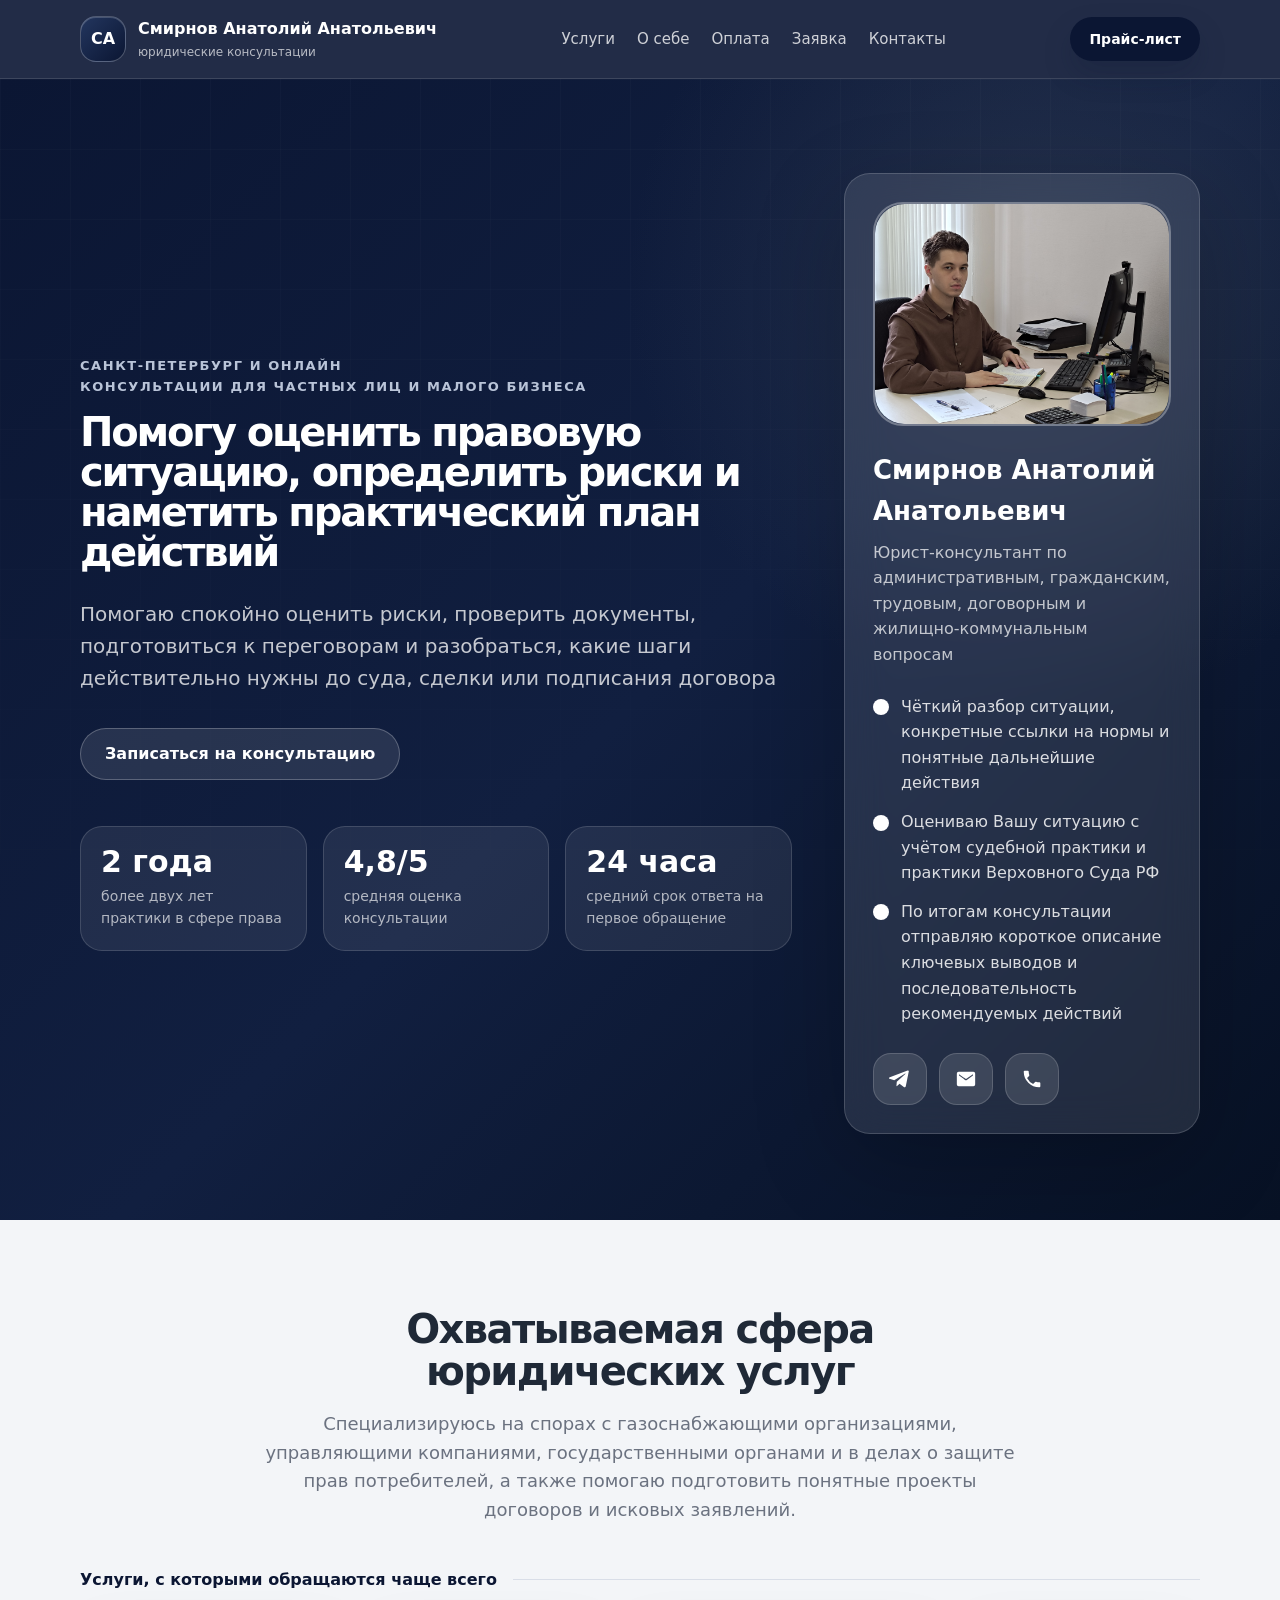
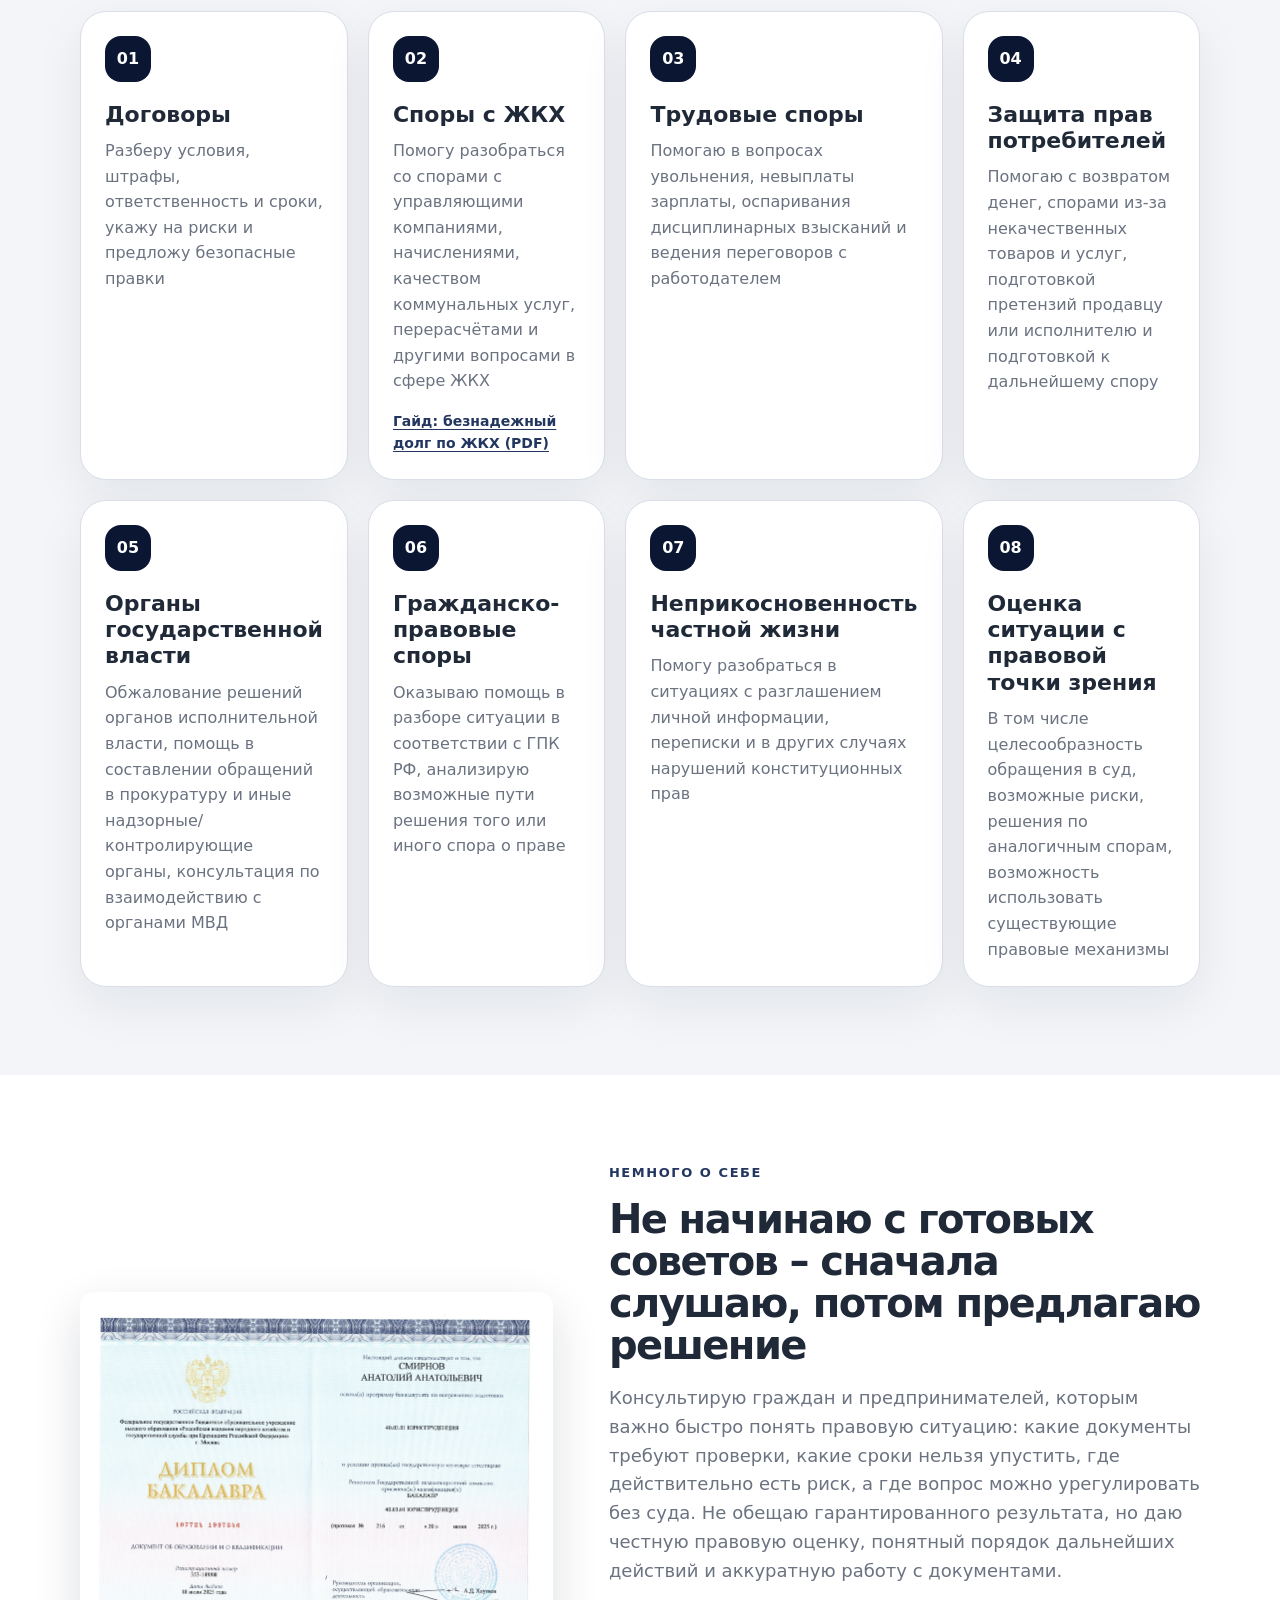
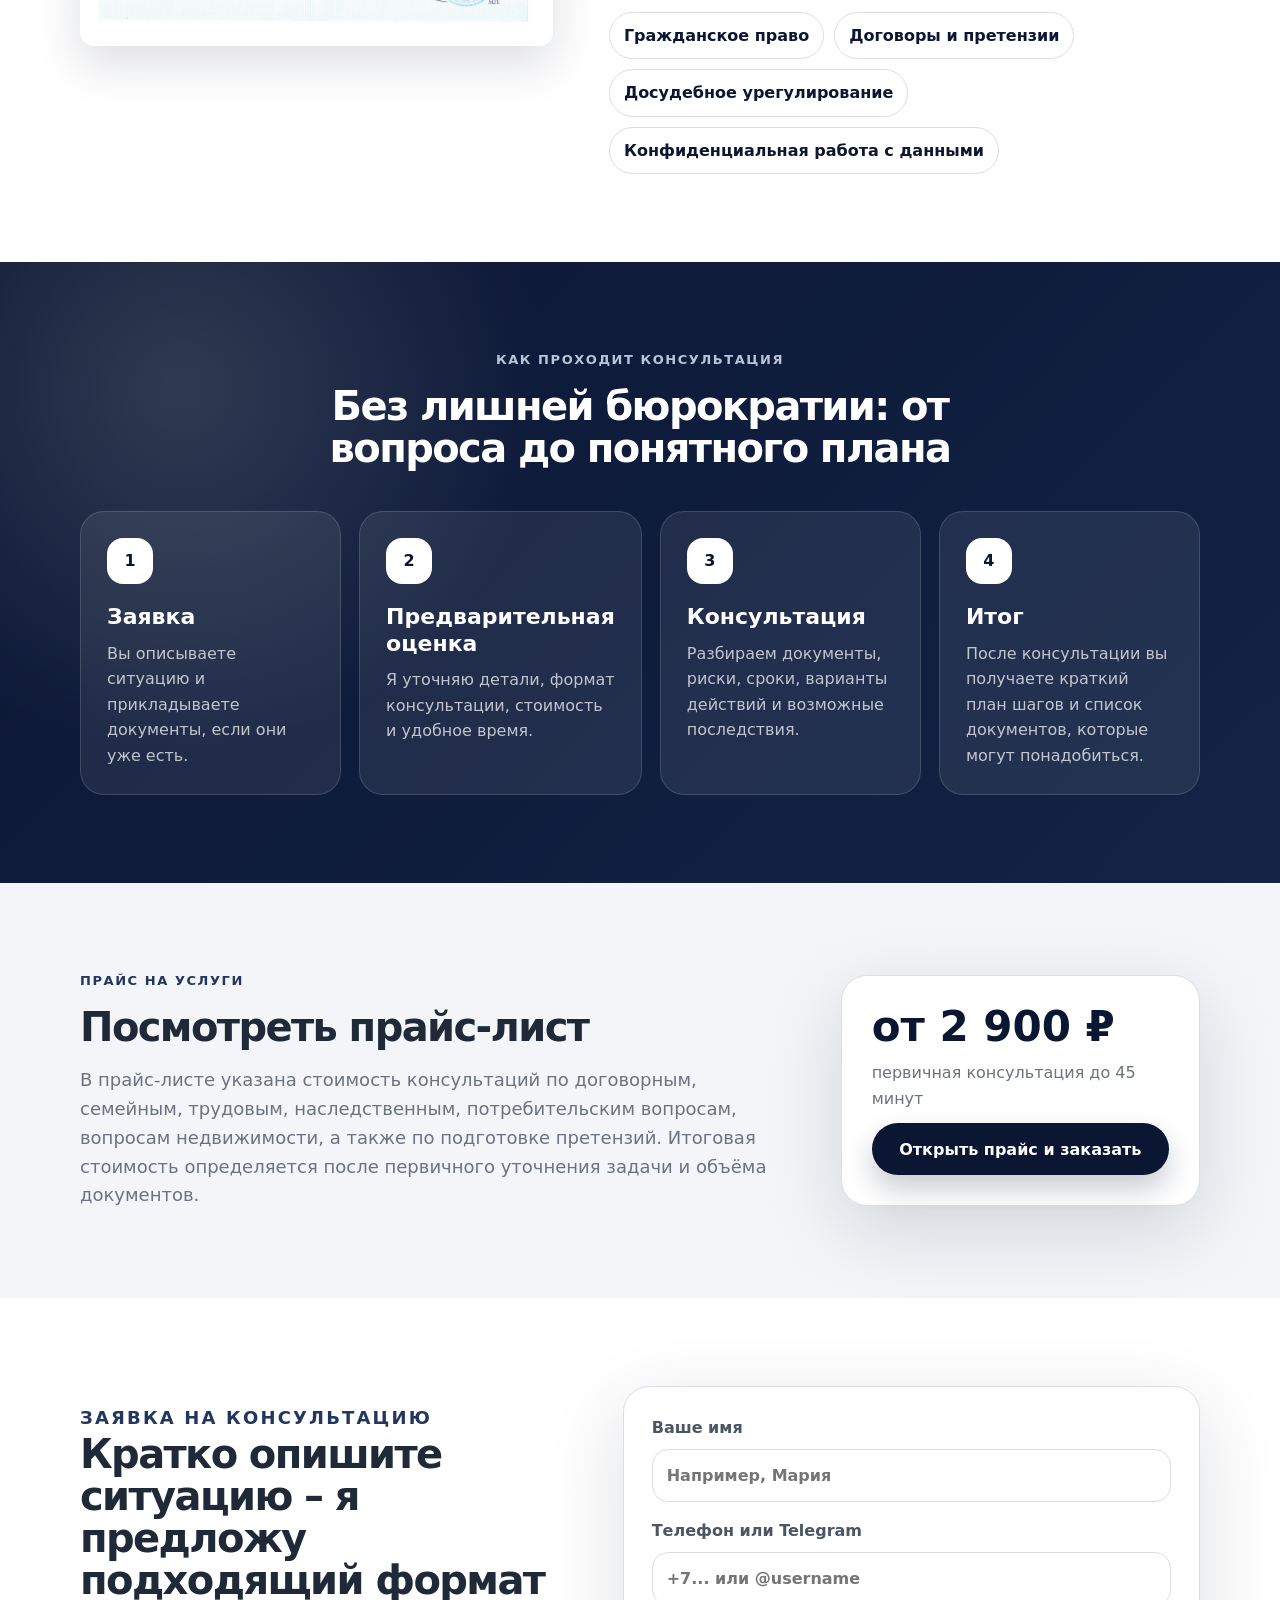
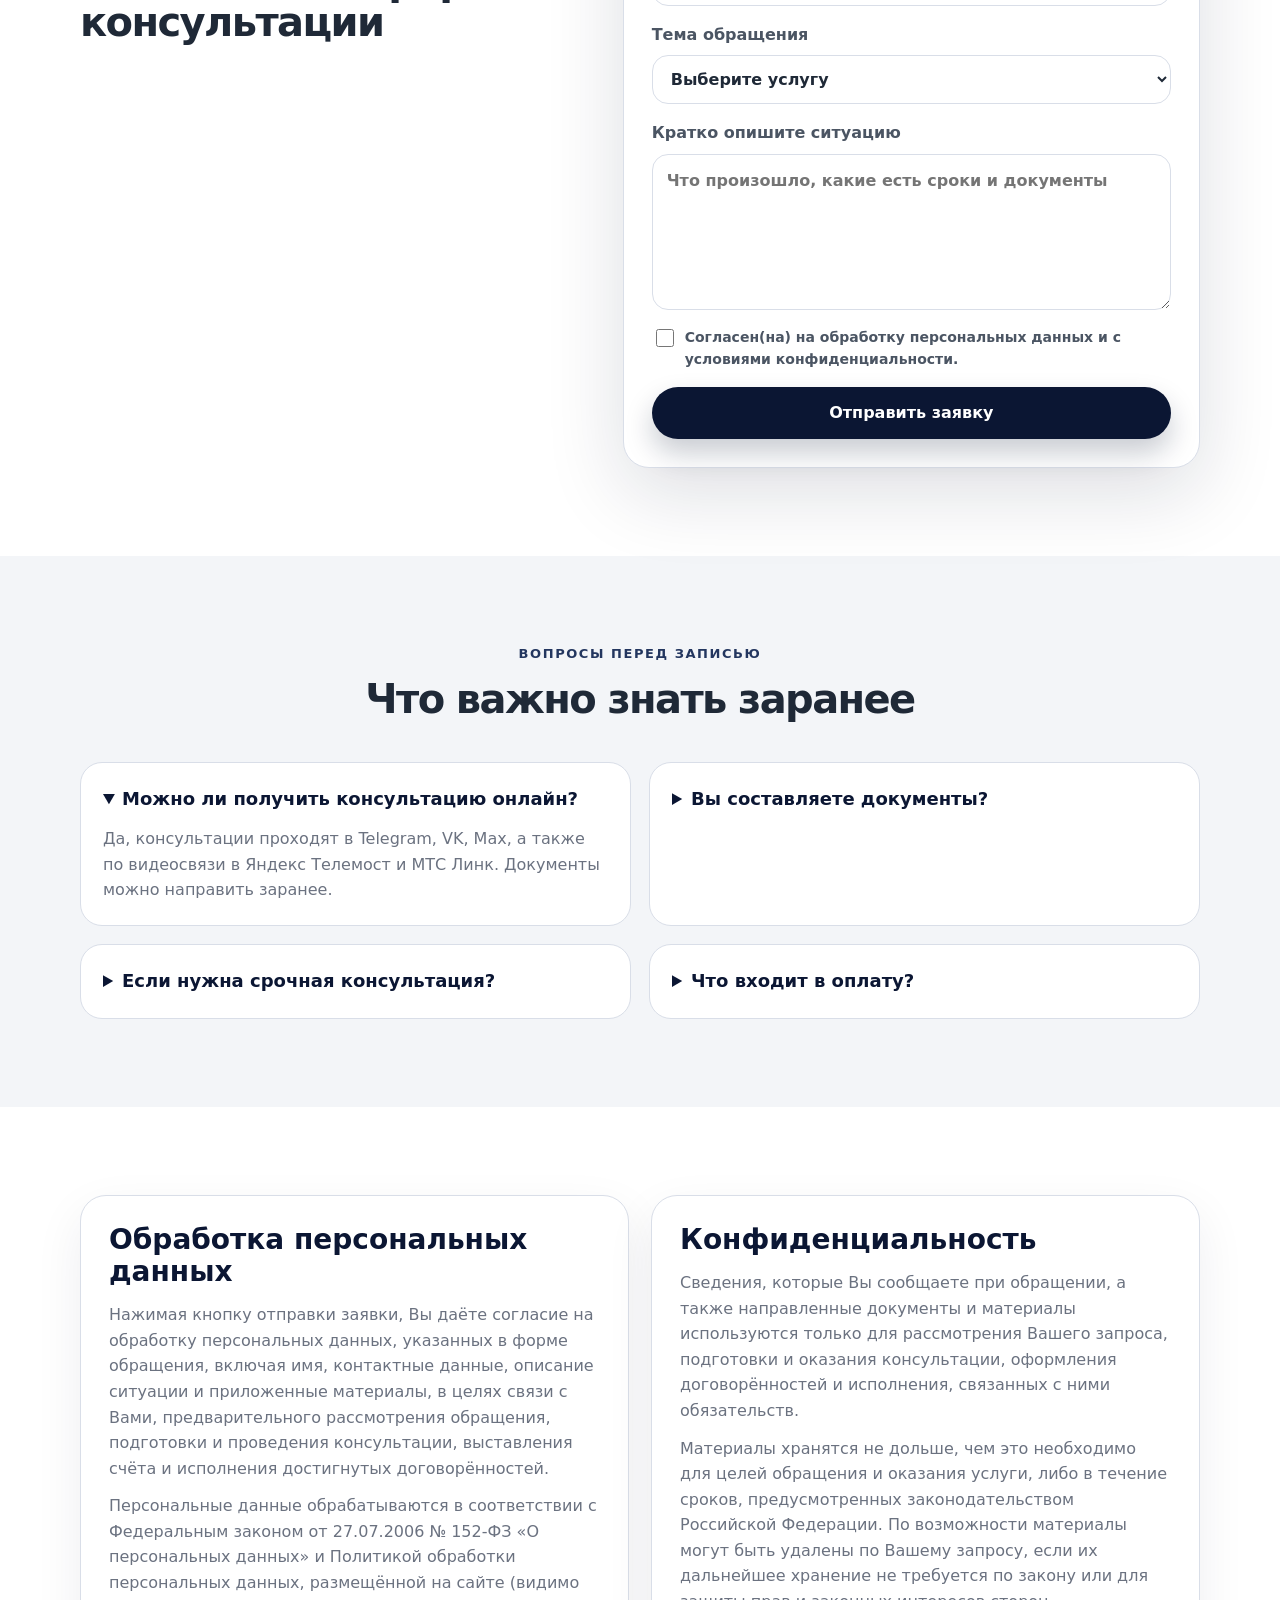
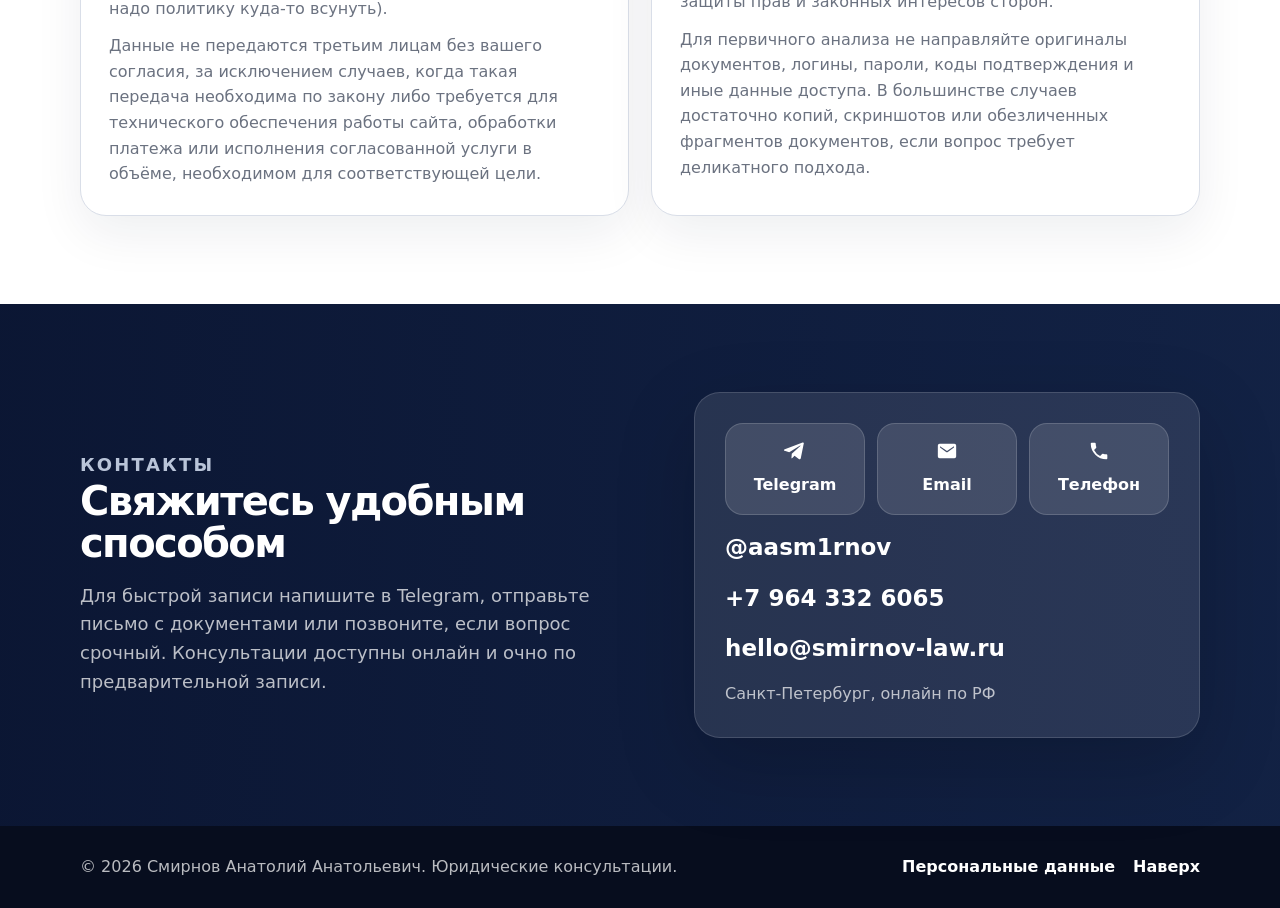
<file: index.html>
<!doctype html>
<html lang="ru">
  <head>
    <meta charset="utf-8" />
    <meta name="viewport" content="width=device-width, initial-scale=1" />
    <title>Смирнов Анатолий Анатольевич - юридические консультации</title>
    <meta
      name="description"
      content="Таплинк-сайт юриста Смирнова Анатолия Анатольевича: консультации по договорам, семейным, трудовым, наследственным, потребительским и бизнес-вопросам."
    />
    <link rel="stylesheet" href="styles.css" />
  </head>
  <body>
    <header class="site-header">
      <nav class="nav container" aria-label="Основная навигация">
        <a class="logo" href="#top" aria-label="На главную">
          <span class="logo__mark">СА</span>
          <span>
            <strong>Смирнов Анатолий Анатольевич</strong>
            <small>юридические консультации</small>
          </span>
        </a>
        <div class="nav__links">
          <a href="#services">Услуги</a>
          <a href="#about">О себе</a>
          <a href="#payment">Оплата</a>
          <a href="#request">Заявка</a>
          <a href="#contacts">Контакты</a>
        </div>
        <a class="button button--small" href="#price-modal">Прайс-лист</a>
      </nav>
    </header>

    <main id="top">
      <section class="hero">
        <div class="container hero__grid">
          <div class="hero__content">
            <p class="eyebrow">
              <span>Санкт-Петербург и онлайн</span>
              <span>консультации для частных лиц и малого бизнеса</span>
            </p>
            <h1>Помогу оценить правовую ситуацию, определить риски и наметить практический план действий</h1>
            <p class="hero__lead">
              Помогаю спокойно оценить риски, проверить документы, подготовиться к переговорам и разобраться, какие шаги действительно нужны до суда, сделки или подписания договора
            </p>
            <div class="hero__actions">
              <a class="button button--ghost" href="#request">Записаться на консультацию</a>
            </div>
            <dl class="stats" aria-label="Профессиональные показатели">
              <div>
                <dt>2 года</dt>
                <dd>более двух лет практики в сфере права</dd>
              </div>
              <div>
                <dt>4,8/5</dt>
                <dd>средняя оценка консультации</dd>
              </div>
              <div>
                <dt>24 часа</dt>
                <dd>средний срок ответа на первое обращение</dd>
              </div>
            </dl>
          </div>

          <aside class="hero-card" aria-label="Карточка специалиста">
            <div class="photo-placeholder photo-placeholder--large">
              <img
                src="lawyer-portrait.jpg"
                alt="Молодой юрист в костюме за рабочим столом"
              />
            </div>
            <div>
              <h2>Смирнов Анатолий Анатольевич</h2>
              <p>Юрист-консультант по административным, гражданским, трудовым, договорным и жилищно-коммунальным вопросам</p>
            </div>
            <ul class="check-list">
              <li>Чёткий разбор ситуации, конкретные ссылки на нормы и понятные дальнейшие действия</li>
              <li>Оцениваю Вашу ситуацию с учётом судебной практики и практики Верховного Суда РФ</li>
              <li>По итогам консультации отправляю короткое описание ключевых выводов и последовательность рекомендуемых действий</li>
            </ul>
            <div class="contact-icons" aria-label="Быстрые способы связи">
              <a href="https://t.me/aasm1rnov" target="_blank" rel="noopener" aria-label="Открыть Telegram-канал">
                <svg viewBox="0 0 24 24" aria-hidden="true">
                  <path d="M21.5 4.1 18.3 20c-.2 1.1-.9 1.4-1.8.9l-5-3.7-2.4 2.3c-.3.3-.5.5-1 .5l.4-5.1 9.3-8.4c.4-.4-.1-.6-.6-.3L5.7 13.4.7 11.8c-1.1-.3-1.1-1.1.2-1.6L20.3 2.7c.9-.3 1.7.2 1.2 1.4z" />
                </svg>
              </a>
              <a href="mailto:hello@smirnov-law.ru" aria-label="Написать на электронную почту">
                <svg viewBox="0 0 24 24" aria-hidden="true">
                  <path d="M20 4H4a2 2 0 0 0-2 2v12a2 2 0 0 0 2 2h16a2 2 0 0 0 2-2V6a2 2 0 0 0-2-2zm-.4 4.2-7.1 5.1a1 1 0 0 1-1.1 0L4.4 8.2V6.7l7.6 5.4 7.6-5.4v1.5z" />
                </svg>
              </a>
              <a href="tel:+79643326065" aria-label="Позвонить по телефону">
                <svg viewBox="0 0 24 24" aria-hidden="true">
                  <path d="M6.6 10.8a15.1 15.1 0 0 0 6.6 6.6l2.2-2.2a1 1 0 0 1 1-.2 11.7 11.7 0 0 0 3.7.6 1 1 0 0 1 1 1V20a1 1 0 0 1-1 1A17 17 0 0 1 3 3.9a1 1 0 0 1 1-1h3.4a1 1 0 0 1 1 1 11.7 11.7 0 0 0 .6 3.7 1 1 0 0 1-.2 1l-2.2 2.2z" />
                </svg>
              </a>
            </div>
          </aside>
        </div>
      </section>

      <section class="section section--light" id="services">
        <div class="container">
          <div class="section-heading">
            <h2>Охватываемая сфера юридических услуг</h2>
            <p>
              Специализируюсь на спорах с газоснабжающими организациями, управляющими компаниями, государственными органами и в делах о защите прав потребителей, а также помогаю подготовить понятные проекты договоров и исковых заявлений.
            </p>
          </div>

          <div class="service-group">
            <div class="group-title">
              <span>Услуги, с которыми обращаются чаще всего</span>
            </div>
            <div class="cards cards--services">
              <article class="card">
                <span class="card__number">01</span>
                <h3>Договоры</h3>
                <p>Разберу условия, штрафы, ответственность и сроки, укажу на риски и предложу безопасные правки</p>
              </article>
              <article class="card">
                <span class="card__number">02</span>
                <h3>Споры с ЖКХ</h3>
                <p>Помогу разобраться со спорами с управляющими компаниями, начислениями, качеством коммунальных услуг, перерасчётами и другими вопросами в сфере ЖКХ</p>
                <a class="card__guide-link" href="guide-zhkh-beznadezhnyj-dolg.html">Гайд: безнадежный долг по ЖКХ (PDF)</a>
              </article>
              <article class="card">
                <span class="card__number">03</span>
                <h3>Трудовые споры</h3>
                <p>Помогаю в вопросах увольнения, невыплаты зарплаты, оспаривания дисциплинарных взысканий и ведения переговоров с работодателем</p>
              </article>
              <article class="card">
                <span class="card__number">04</span>
                <h3>Защита прав потребителей</h3>
                <p>Помогаю с возвратом денег, спорами из-за некачественных товаров и услуг, подготовкой претензий продавцу или исполнителю и подготовкой к дальнейшему спору</p>
              </article>
              <article class="card">
                <span class="card__number">05</span>
                <h3>Органы государственной власти</h3>
                <p>Обжалование решений органов исполнительной власти, помощь в составлении обращений в прокуратуру и иные надзорные/контролирующие органы, консультация по взаимодействию с органами МВД</p>
              </article>
              <article class="card">
                <span class="card__number">06</span>
                <h3>Гражданско-правовые споры</h3>
                <p>Оказываю помощь в разборе ситуации в соответствии с ГПК РФ, анализирую возможные пути решения того или иного спора о праве</p>
              </article>
              <article class="card">
                <span class="card__number">07</span>
                <h3>Неприкосновенность частной жизни</h3>
                <p>Помогу разобраться в ситуациях с разглашением личной информации, переписки и в других случаях нарушений конституционных прав</p>
              </article>
              <article class="card">
                <span class="card__number">08</span>
                <h3>Оценка ситуации с правовой точки зрения</h3>
                <p>В том числе целесообразность обращения в суд, возможные риски, решения по аналогичным спорам, возможность использовать существующие правовые механизмы</p>
              </article>
            </div>
          </div>
        </div>
      </section>

      <section class="section" id="about">
        <div class="container split split--about">
          <div class="about-media">
            <a
              class="diploma-thumb"
              href="#diploma-modal"
              aria-label="Открыть диплом для просмотра"
            >
              <img
                src="Diplom.jpg"
                alt="Диплом юриста"
              />
            </a>
          </div>
          <div class="section-heading section-heading--left">
            <p class="eyebrow">Немного о себе</p>
            <h2>Не начинаю с готовых советов – сначала слушаю, потом предлагаю решение</h2>
            <p>
              Консультирую граждан и предпринимателей, которым важно быстро понять правовую ситуацию: какие документы требуют проверки, какие сроки нельзя упустить, где действительно есть риск, а где вопрос можно урегулировать без суда. Не обещаю гарантированного результата, но даю честную правовую оценку, понятный порядок дальнейших действий и аккуратную работу с документами.
            </p>
            <div class="about-points">
              <span>Гражданское право</span>
              <span>Договоры и претензии</span>
              <span>Досудебное урегулирование</span>
              <span>Конфиденциальная работа с данными</span>
            </div>
          </div>
        </div>
      </section>

      <section class="section section--accent" id="process">
        <div class="container">
          <div class="section-heading">
            <p class="eyebrow">Как проходит консультация</p>
            <h2>Без лишней бюрократии: от вопроса до понятного плана</h2>
          </div>
          <ol class="timeline">
            <li>
              <span>1</span>
              <div>
                <h3>Заявка</h3>
                <p>Вы описываете ситуацию и прикладываете документы, если они уже есть.</p>
              </div>
            </li>
            <li>
              <span>2</span>
              <div>
                <h3>Предварительная оценка</h3>
                <p>Я уточняю детали, формат консультации, стоимость и удобное время.</p>
              </div>
            </li>
            <li>
              <span>3</span>
              <div>
                <h3>Консультация</h3>
                <p>Разбираем документы, риски, сроки, варианты действий и возможные последствия.</p>
              </div>
            </li>
            <li>
              <span>4</span>
              <div>
                <h3>Итог</h3>
                <p>После консультации вы получаете краткий план шагов и список документов, которые могут понадобиться.</p>
              </div>
            </li>
          </ol>
        </div>
      </section>

      <section class="section section--light" id="payment">
        <div class="container price-preview">
          <div class="section-heading section-heading--left">
            <p class="eyebrow">Прайс на услуги</p>
            <h2>Посмотреть прайс-лист</h2>
            <p>
              В прайс-листе указана стоимость консультаций по договорным, семейным, трудовым, наследственным, потребительским вопросам, вопросам недвижимости, а также по подготовке претензий. Итоговая стоимость определяется после первичного уточнения задачи и объёма документов.
            </p>
          </div>
          <div class="price-panel">
            <strong>от 2 900 ₽</strong>
            <span>первичная консультация до 45 минут</span>
            <a class="button" href="#price-modal">Открыть прайс и заказать</a>
          </div>
        </div>
      </section>

      <section class="section" id="request">
        <div class="container request-grid">
          <div>
            <p class="eyebrow">Заявка на консультацию</p>
            <h2>Кратко опишите ситуацию – я предложу подходящий формат консультации</h2>
            <!--<p>
              Форма не отправляет данные на сервер в этой статической версии. Ее можно подключить к CRM,
              Telegram-боту, почте или платежному сервису при публикации сайта.
            </p>-->
          </div>
          <form class="request-form" action="send-to-email.php" method="post">
            <input type="hidden" name="form_type" value="request" />
          <!--<form class="request-form" action="mailto:hello@smirnov-law.ru" method="post" enctype="text/plain">-->
            <label>
              Ваше имя
              <input type="text" name="name" placeholder="Например, Мария" required />
            </label>
            <label>
              Телефон или Telegram
              <input type="text" name="contact" placeholder="+7... или @username" required />
            </label>
            <label>
              Тема обращения
              <select name="topic" required>
                <option value="">Выберите услугу</option>
                <option>Договоры</option>
                <option>Споры с ЖКХ</option>
                <option>Трудовые споры</option>
                <option>Защита прав потребителей</option>
                <option>Органы государственной власти</option>
                <option>Гражданско-правовые споры</option>
                <option>Неприкосновенность частной жизни</option>
                <option>Оценка ситуации с правовой точки зрения</option>
                <option>Другая ситуация</option>
              </select>
            </label>
            <label>
              Кратко опишите ситуацию
              <textarea name="message" rows="5" placeholder="Что произошло, какие есть сроки и документы"></textarea>
            </label>
            <label class="consent">
              <input type="checkbox" name="consent" required />
              <span>Согласен(на) на обработку персональных данных и с условиями конфиденциальности.</span>
            </label>
            <button class="button" type="submit">Отправить заявку</button>
          </form>
        </div>
      </section>

      <section class="section section--light" id="faq">
        <div class="container">
          <div class="section-heading">
            <p class="eyebrow">Вопросы перед записью</p>
            <h2>Что важно знать заранее</h2>
          </div>
          <div class="faq-grid">
            <details open>
              <summary>Можно ли получить консультацию онлайн?</summary>
              <p>Да, консультации проходят в Telegram, VK, Max, а также по видеосвязи в Яндекс Телемост и МТС Линк. Документы можно направить заранее.</p>
            </details>
            <details>
              <summary>Вы составляете документы?</summary>
              <p>Да, после консультации можно согласовать проект претензии, жалобы, договора или обращения, а также письменную правовую позицию со ссылкой на действующее законодательство РФ.</p>
            </details>
            <details>
              <summary>Если нужна срочная консультация?</summary>
              <p>В случаях, когда консультация нужна незамедлительно, она оказывается с дополнительной оплатой по предварительной договорённости.</p>
            </details>
            <details>
              <summary>Что входит в оплату?</summary>
              <p>Работа проводится полностью по предварительной договоренности с заказчиком: объём, формат и цена обсуждаются заранее.</p>
            </details>
          </div>
        </div>
      </section>

      <section class="section policy-section" id="policy">
        <div class="container policy-grid">
          <article class="policy-card">
            <h2>Обработка персональных данных</h2>
            <p>
              Нажимая кнопку отправки заявки, Вы даёте согласие на обработку персональных данных, указанных в форме обращения, включая имя, контактные данные, описание ситуации и приложенные материалы, в целях связи с Вами, предварительного рассмотрения обращения, подготовки и проведения консультации, выставления счёта и исполнения достигнутых договорённостей.
            </p>
            <p>
             Персональные данные обрабатываются в соответствии с Федеральным законом от 27.07.2006 № 152-ФЗ «О персональных данных» и Политикой обработки персональных данных, размещённой на сайте (видимо надо политику куда-то всунуть).
            </p>
            <p>
             Данные не передаются третьим лицам без вашего согласия, за исключением случаев, когда такая передача необходима по закону либо требуется для технического обеспечения работы сайта, обработки платежа или исполнения согласованной услуги в объёме, необходимом для соответствующей цели. 
            </p>
          </article>
          <article class="policy-card">
            <h2>Конфиденциальность</h2>
            <p>
             Сведения, которые Вы сообщаете при обращении, а также направленные документы и материалы используются только для рассмотрения Вашего запроса, подготовки и оказания консультации, оформления договорённостей и исполнения, связанных с ними обязательств.
            </p>
            <p>
              Материалы хранятся не дольше, чем это необходимо для целей обращения и оказания услуги, либо в течение сроков, предусмотренных законодательством Российской Федерации. По возможности материалы могут быть удалены по Вашему запросу, если их дальнейшее хранение не требуется по закону или для защиты прав и законных интересов сторон.
            </p>
            <p>
             Для первичного анализа не направляйте оригиналы документов, логины, пароли, коды подтверждения и иные данные доступа. В большинстве случаев достаточно копий, скриншотов или обезличенных фрагментов документов, если вопрос требует деликатного подхода. 
            </p>
          </article>
        </div>
      </section>

      <section class="section contacts" id="contacts">
        <div class="container contacts__grid">
          <div>
            <p class="eyebrow">Контакты</p>
            <h2>Свяжитесь удобным способом</h2>
            <p>
              Для быстрой записи напишите в Telegram, отправьте письмо с документами или позвоните, если
              вопрос срочный. Консультации доступны онлайн и очно по предварительной записи.
            </p>
          </div>
          <div class="contact-card">
            <div class="contact-icons contact-icons--wide">
              <a href="https://t.me/aasm1rnov" target="_blank" rel="noopener" aria-label="Telegram-канал">
                <svg viewBox="0 0 24 24" aria-hidden="true">
                  <path d="M21.5 4.1 18.3 20c-.2 1.1-.9 1.4-1.8.9l-5-3.7-2.4 2.3c-.3.3-.5.5-1 .5l.4-5.1 9.3-8.4c.4-.4-.1-.6-.6-.3L5.7 13.4.7 11.8c-1.1-.3-1.1-1.1.2-1.6L20.3 2.7c.9-.3 1.7.2 1.2 1.4z" />
                </svg>
                <span>Telegram</span>
              </a>
              <a href="mailto:hello@smirnov-law.ru" aria-label="Email">
                <svg viewBox="0 0 24 24" aria-hidden="true">
                  <path d="M20 4H4a2 2 0 0 0-2 2v12a2 2 0 0 0 2 2h16a2 2 0 0 0 2-2V6a2 2 0 0 0-2-2zm-.4 4.2-7.1 5.1a1 1 0 0 1-1.1 0L4.4 8.2V6.7l7.6 5.4 7.6-5.4v1.5z" />
                </svg>
                <span>Email</span>
              </a>
              <a href="tel:+79643326065" aria-label="Телефон">
                <svg viewBox="0 0 24 24" aria-hidden="true">
                  <path d="M6.6 10.8a15.1 15.1 0 0 0 6.6 6.6l2.2-2.2a1 1 0 0 1 1-.2 11.7 11.7 0 0 0 3.7.6 1 1 0 0 1 1 1V20a1 1 0 0 1-1 1A17 17 0 0 1 3 3.9a1 1 0 0 1 1-1h3.4a1 1 0 0 1 1 1 11.7 11.7 0 0 0 .6 3.7 1 1 0 0 1-.2 1l-2.2 2.2z" />
                </svg>
                <span>Телефон</span>
              </a>
            </div>
            <a class="contact-card__link" href="https://t.me/aasm1rnov">@aasm1rnov</a>
            <a class="contact-card__link" href="tel:+79643326065">+7 964 332 6065</a>
            <a class="contact-card__link" href="mailto:hello@smirnov-law.ru">hello@smirnov-law.ru</a>
            <span>Санкт-Петербург, онлайн по РФ</span>
          </div>
        </div>
      </section>
    </main>

    <section class="diploma-modal" id="diploma-modal" aria-labelledby="diploma-modal-title">
      <a class="diploma-modal__backdrop" href="#about" aria-label="Закрыть просмотр диплома"></a>
      <div class="diploma-modal__dialog" role="dialog" aria-modal="true">
        <div class="diploma-modal__header">
          <h2 id="diploma-modal-title" class="visually-hidden">Диплом юриста</h2>
          <a class="modal-close" href="#about" aria-label="Закрыть">×</a>
        </div>
        <img src="Diplom.jpg" alt="Диплом юриста" />
      </div>
    </section>

    <section class="price-modal" id="price-modal" aria-labelledby="price-modal-title">
      <a class="price-modal__backdrop" href="#payment" aria-label="Закрыть прайс-лист"></a>
      <div class="price-modal__dialog" role="dialog" aria-modal="true">
        <div class="modal-header">
          <div>
            <p class="eyebrow">Прайс-лист</p>
            <h2 id="price-modal-title">Выберите консультацию и оформите заказ</h2>
          </div>
          <a class="modal-close" href="#payment" aria-label="Закрыть">×</a>
        </div>

        <div class="price-table" aria-label="Стоимость услуг">
          <article>
            <span>Первичная</span>
            <strong>2 900 ₽</strong>
            <p>Онлайн-консультация по Вашему вопросу. Принимаю обращения в том числе вечером и в выходные дни.</p>
            <a href="#price-modal" class="button button--small tariff-link" data-tariff="Первичная - 2 900 ₽">Заказать</a>
          </article>
          <article class="price-table__featured">
            <span>Договор</span>
            <strong>5 900 ₽</strong>
            <p>Анализ существующего договора, составление проекта договора, вывод в части рисков для Вас, поиск скрытых условий.</p>
            <a href="#price-modal" class="button button--small tariff-link" data-tariff="Договор - 5 900 ₽">Заказать</a>
          </article>
          <article>
            <span>Обращение</span>
            <strong>2 000 ₽</strong>
            <p>Обращение в органы государственной власти, контрольные, надзорные, муниципальные органы.</p>
            <a href="#price-modal" class="button button--small tariff-link" data-tariff="Обращение - 2 000 ₽">Заказать</a>
          </article>
          <article>
            <span>Претензия</span>
            <strong>от 4 900 ₽</strong>
            <p>Составление досудебной претензии или выработка правовой позиции для ответа на претензию в Ваш адрес с учётом специфики Закона о защите прав потребителей.</p>
            <a href="#price-modal" class="button button--small tariff-link" data-tariff="Претензия - от 4 900 ₽">Заказать</a>
          </article>
        </div>

        <div class="modal-order" id="modal-order">
          <form class="request-form request-form--modal" action="send-to-email.php" method="post">
            <input type="hidden" name="form_type" value="order" />
          <!--<form class="request-form request-form--modal" action="mailto:hello@smirnov-law.ru" method="post" enctype="text/plain">-->
            <h3>Оформить заказ на консультацию</h3>
            <label>
              Имя
              <input type="text" name="name" placeholder="Ваше имя" required />
            </label>
            <label>
              Контакт
              <input type="text" name="contact" placeholder="Телефон, email или Telegram" required />
            </label>
            <label>
              Выбранный тариф
              <select name="tariff" required>
                <option>Первичная - 2 900 ₽</option>
                <option>Договор - 5 900 ₽</option>
                <option>Обращение - 2 000 ₽</option>
                <option>Претензия - от 4 900 ₽</option>
              </select>
            </label>
            <button class="button" type="submit">Отправить заказ</button>
          </form>

          <div class="payment-card">
            <h3>Оплата консультации</h3>
            <p>
              Кнопку можно подключить к ЮKassa, CloudPayments, Robokassa или банковской ссылке. Сейчас
              это готовый блок интерфейса для платежного сценария.
            </p>
            <div class="payment-card__amount">
              <span>К оплате</span>
              <strong>2 900 ₽</strong>
            </div>
            <a class="button" href="mailto:hello@smirnov-law.ru?subject=Оплата%20консультации">Оплатить консультацию</a>
            <small>После оплаты вы получите подтверждение и ссылку на консультацию.</small>
          </div>
        </div>
      </div>
    </section>

    <footer class="footer">
      <div class="container footer__inner">
        <span>© 2026 Смирнов Анатолий Анатольевич. Юридические консультации.</span>
        <div>
          <a href="#policy">Персональные данные</a>
          <a href="#top">Наверх</a>
        </div>
      </div>
    </footer>
    <script>
      document.querySelectorAll(".tariff-link").forEach((link) => {
        link.addEventListener("click", (event) => {
          event.preventDefault();
          const tariff = link.dataset.tariff;
          const select = document.querySelector('select[name="tariff"]');
          if (select && tariff) {
            select.value = tariff;
          }
          location.hash = "price-modal";
          document.getElementById("modal-order")?.scrollIntoView({ behavior: "smooth", block: "start" });
        });
      });
    </script>
  </body>
</html>
</file>
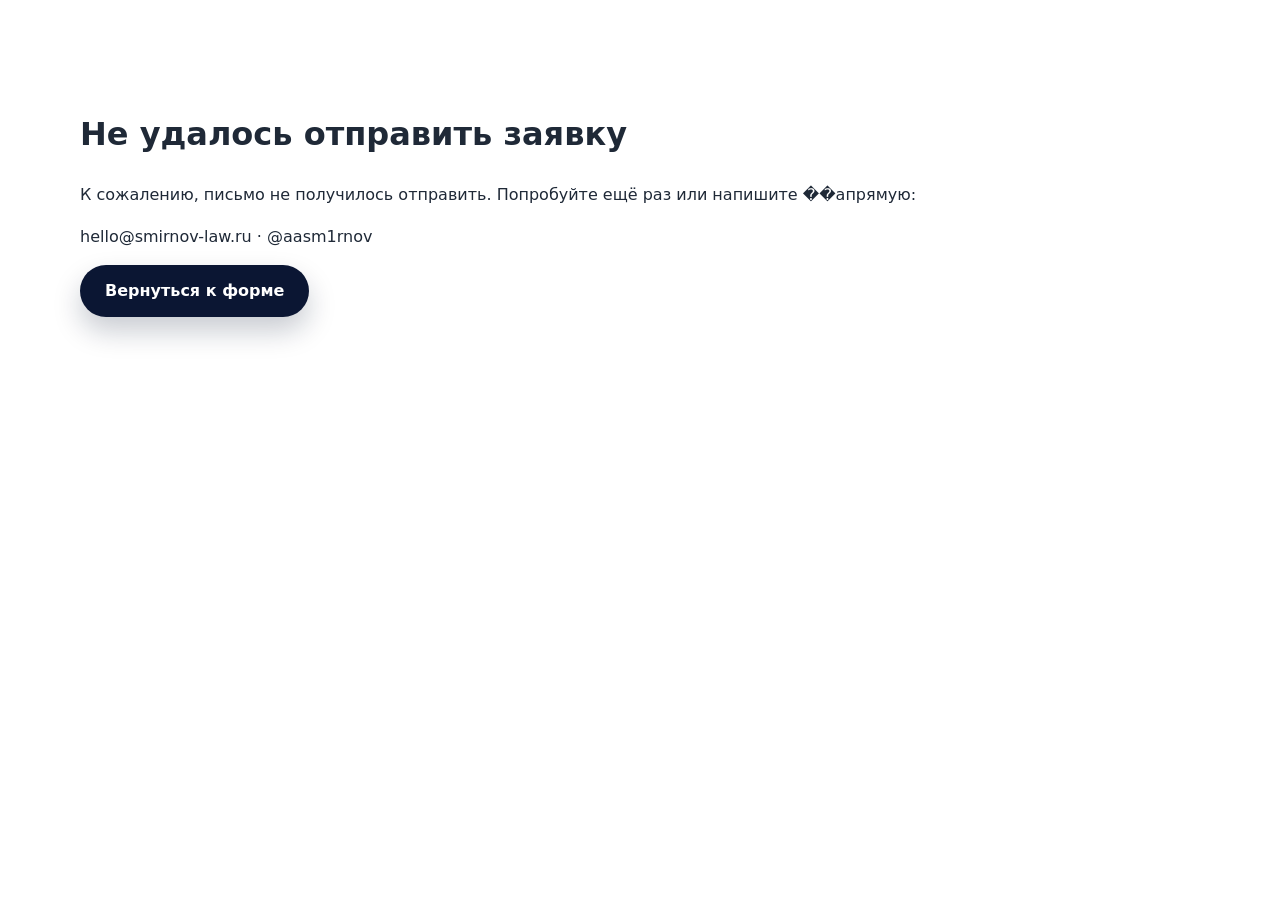
<file: form-error.html>
<!doctype html>
<html lang="ru">
<head>
  <meta charset="utf-8" />
  <title>Ошибка отправки заявки</title>
  <link rel="stylesheet" href="styles.css" />
</head>
<body class="page--error">
  <main class="section">
    <div class="container">
      <h1>Не удалось отправить заявку</h1>
      <p>К сожалению, письмо не получилось отправить. Попробуйте ещё раз или напишите ��апрямую:</p>
      <p>
        <a href="mailto:hello@smirnov-law.ru">hello@smirnov-law.ru</a> ·
        <a href="https://t.me/aasm1rnov" target="_blank" rel="noopener">@aasm1rnov</a>
      </p>
      <a class="button" href="index.html#request">Вернуться к форме</a>
    </div>
  </main>
</body>
</html>
</file>
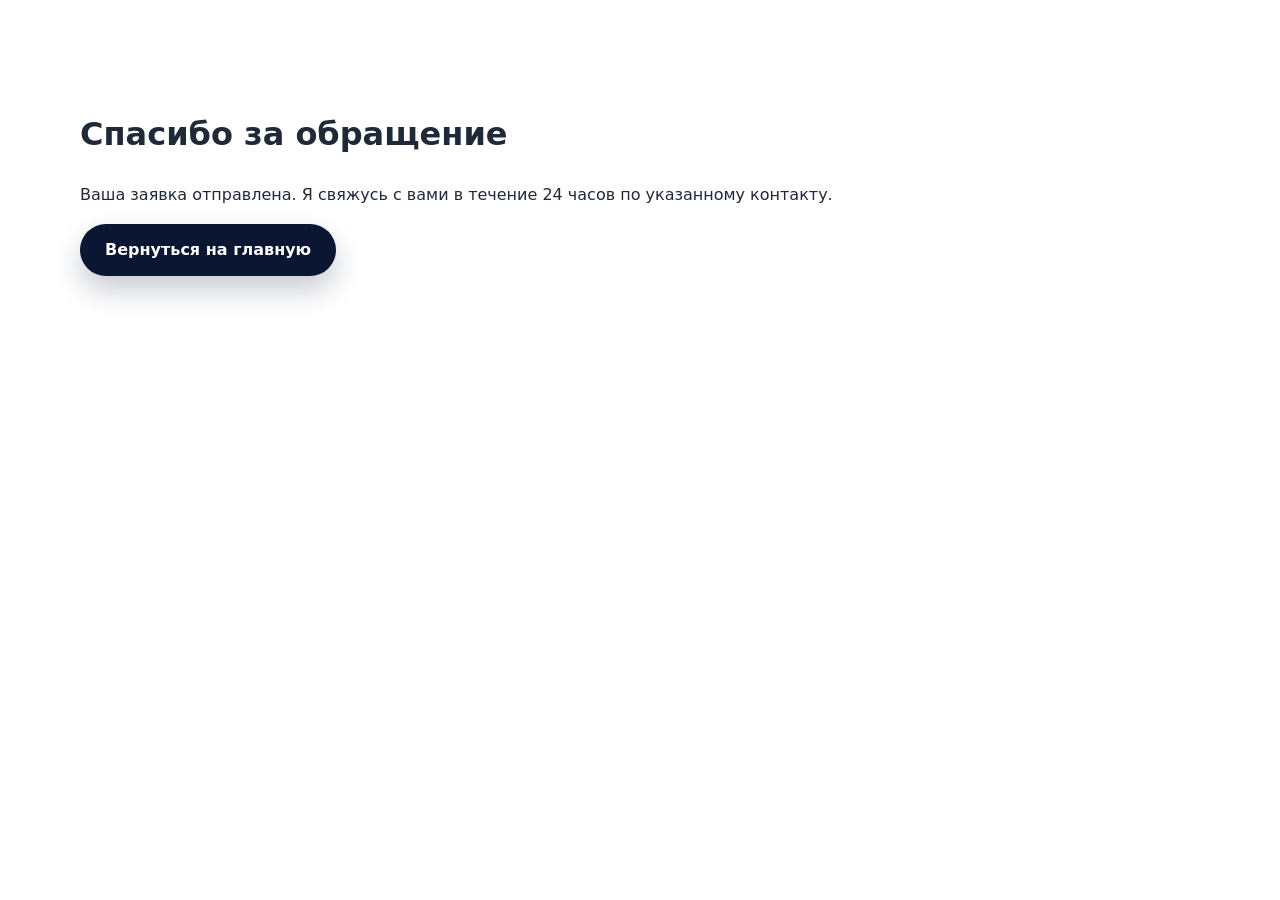
<file: thank-you.html>
<!doctype html>
<html lang="ru">
<head>
  <meta charset="utf-8" />
  <title>Спасибо за заявку</title>
  <link rel="stylesheet" href="styles.css" />
</head>
<body class="page--thankyou">
  <main class="section">
    <div class="container">
      <h1>Спасибо за обращение</h1>
      <p>Ваша заявка отправлена. Я свяжусь с вами в течение 24 часов по указанному контакту.</p>
      <a class="button" href="index.html#top">Вернуться на главную</a>
    </div>
  </main>
</body>
</html>
</file>
<file: styles.css>
:root {
  --navy: #0b1633;
  --navy-soft: #132346;
  --navy-muted: #23365f;
  --gray-900: #1f2937;
  --gray-700: #4b5563;
  --gray-500: #6b7280;
  --gray-200: #e5e7eb;
  --gray-100: #f3f5f8;
  --white: #ffffff;
  --line: #d9dee8;
  --radius: 26px;
  --shadow: 0 24px 80px rgb(11 22 51 / 14%);
}

* {
  box-sizing: border-box;
}

html {
  scroll-behavior: smooth;
}

body {
  margin: 0;
  color: var(--gray-900);
  font-family: Inter, system-ui, -apple-system, BlinkMacSystemFont, "Segoe UI", sans-serif;
  background: var(--white);
  line-height: 1.6;
}

a {
  color: inherit;
  text-decoration: none;
}

button,
input,
select,
textarea {
  font: inherit;
}

.container {
  width: min(1120px, calc(100% - 40px));
  margin: 0 auto;
}

.site-header {
  position: sticky;
  top: 0;
  z-index: 20;
  border-bottom: 1px solid rgb(255 255 255 / 12%);
  background: rgb(11 22 51 / 90%);
  backdrop-filter: blur(18px);
}

.nav {
  display: flex;
  align-items: center;
  justify-content: space-between;
  gap: 24px;
  min-height: 78px;
  color: var(--white);
}

.logo {
  display: inline-flex;
  align-items: center;
  gap: 12px;
}

.logo__mark {
  display: grid;
  width: 46px;
  height: 46px;
  place-items: center;
  border: 1px solid rgb(255 255 255 / 26%);
  border-radius: 16px;
  color: var(--white);
  font-weight: 900;
  background: linear-gradient(135deg, var(--navy-muted), var(--navy));
  box-shadow: inset 0 1px 0 rgb(255 255 255 / 18%);
}

.logo strong,
.logo small {
  display: block;
}

.logo small {
  margin-top: 2px;
  color: rgb(255 255 255 / 68%);
  font-size: 12px;
}

.nav__links {
  display: flex;
  align-items: center;
  gap: 22px;
  color: rgb(255 255 255 / 78%);
  font-size: 15px;
}

.nav__links a {
  transition: color 0.2s ease;
}

.nav__links a:hover {
  color: var(--white);
}

.button {
  display: inline-flex;
  min-height: 52px;
  align-items: center;
  justify-content: center;
  padding: 0 24px;
  border: 1px solid transparent;
  border-radius: 999px;
  color: var(--white);
  font-weight: 800;
  background: var(--navy);
  box-shadow: 0 14px 28px rgb(11 22 51 / 22%);
  cursor: pointer;
  transition: transform 0.2s ease, box-shadow 0.2s ease, background 0.2s ease;
}

.button:hover {
  transform: translateY(-2px);
  background: var(--navy-soft);
  box-shadow: 0 20px 36px rgb(11 22 51 / 28%);
}

.button--small {
  min-height: 44px;
  padding: 0 18px;
  font-size: 14px;
}

.button--ghost {
  color: var(--white);
  border-color: rgb(255 255 255 / 24%);
  background: rgb(255 255 255 / 10%);
  box-shadow: none;
}

.button--ghost:hover {
  background: rgb(255 255 255 / 16%);
}

.hero {
  position: relative;
  overflow: hidden;
  padding: 94px 0 86px;
  color: var(--white);
  background:
    radial-gradient(circle at 82% 18%, rgb(75 85 99 / 36%), transparent 30%),
    linear-gradient(135deg, var(--navy) 0%, #111f40 52%, #071124 100%);
}

.hero::before {
  position: absolute;
  inset: 0;
  content: "";
  opacity: 0.16;
  background-image:
    linear-gradient(90deg, rgb(255 255 255 / 12%) 1px, transparent 1px),
    linear-gradient(rgb(255 255 255 / 12%) 1px, transparent 1px);
  background-size: 70px 70px;
  mask-image: linear-gradient(to bottom, #000, transparent 86%);
}

.hero__grid {
  position: relative;
  display: grid;
  grid-template-columns: minmax(0, 1.1fr) minmax(320px, 0.55fr);
  gap: 52px;
  align-items: center;
}

.eyebrow {
  margin: 0 0 14px;
  color: #b9c4d8;
  font-size: 13px;
  font-weight: 900;
  letter-spacing: 0.12em;
  text-transform: uppercase;
}

.section--light .eyebrow,
.section .eyebrow {
  color: var(--navy-muted);
}

.section--accent .eyebrow,
.contacts .eyebrow {
  color: #b9c4d8;
}

.hero .eyebrow span {
  display: block;
}

.hero h1 {
  max-width: 820px;
  margin: 0;
  font-size: 40px;
  line-height: 1;
  letter-spacing: -0.055em;
}

.hero__lead {
  max-width: 700px;
  margin: 26px 0 0;
  color: rgb(255 255 255 / 76%);
  font-size: 20px;
}

.hero__actions {
  display: flex;
  flex-wrap: wrap;
  gap: 14px;
  margin-top: 34px;
}

.stats {
  display: grid;
  grid-template-columns: repeat(3, 1fr);
  gap: 16px;
  margin: 46px 0 0;
}

.stats div {
  padding: 20px;
  border: 1px solid rgb(255 255 255 / 14%);
  border-radius: 22px;
  background: rgb(255 255 255 / 8%);
}

.stats dt {
  color: var(--white);
  font-size: 30px;
  font-weight: 900;
  line-height: 1;
}

.stats dd {
  margin: 8px 0 0;
  color: rgb(255 255 255 / 66%);
  font-size: 14px;
}

.hero-card {
  padding: 28px;
  border: 1px solid rgb(255 255 255 / 16%);
  border-radius: var(--radius);
  background: rgb(255 255 255 / 10%);
  box-shadow: 0 28px 90px rgb(0 0 0 / 22%);
  backdrop-filter: blur(20px);
}

.photo-placeholder {
  position: relative;
  width: min(100%, 360px);
  aspect-ratio: 3/2 /*1*/;
  border: 2px dashed rgb(11 22 51 / 26%);
  border-radius: 30px;
  color: var(--navy-muted);
  font-size: 22px;
  font-weight: 900;
  letter-spacing: 0.16em;
  text-transform: uppercase;
  overflow: hidden;
  background:
    linear-gradient(135deg, rgb(255 255 255 / 86%), rgb(243 245 248 / 88%)),
    var(--gray-100);
}

.photo-placeholder:has(img) {
  background: none;
}

.photo-placeholder img {
  position: absolute;
  top: 50%;
  left: 50%;
  min-width: 100%;
  min-height: 100%;
  width: auto;
  height: auto;
  display: block;
  border-radius: inherit;
  object-fit: cover;
  object-position: center;
  transform: translate(-50%, -50%);
}

.diploma-thumb {
  display: block;
  width: fit-content;
  max-width: 100%;
  padding: 18px;
  overflow: hidden;
  border-radius: 14px;
  background: var(--white);
  box-shadow: 0 18px 48px rgb(11 22 51 / 14%);
  cursor: zoom-in;
  transition: transform 0.2s ease, box-shadow 0.2s ease;
}

.diploma-thumb:hover {
  transform: translateY(-2px);
  box-shadow: 0 24px 60px rgb(11 22 51 / 18%);
}

.diploma-thumb img {
  display: block;
  width: auto;
  max-width: 100%;
  height: auto;
}

.diploma-modal {
  position: fixed;
  inset: 0;
  z-index: 100;
  display: none;
  padding: 28px;
  overflow-y: auto;
}

.diploma-modal:target {
  display: block;
}

.diploma-modal__backdrop {
  position: fixed;
  inset: 0;
  background: rgb(3 7 18 / 78%);
  backdrop-filter: blur(10px);
}

.diploma-modal__dialog {
  position: relative;
  z-index: 1;
  width: min(960px, 100%);
  margin: 24px auto;
  padding: 18px;
  border: 1px solid rgb(255 255 255 / 28%);
  border-radius: 24px;
  background: var(--white);
  box-shadow: 0 30px 110px rgb(0 0 0 / 36%);
}

.diploma-modal__header {
  display: flex;
  justify-content: flex-end;
  margin-bottom: 12px;
}

.diploma-modal__dialog img {
  display: block;
  width: 100%;
  height: auto;
  border-radius: 12px;
}

.visually-hidden {
  position: absolute;
  width: 1px;
  height: 1px;
  padding: 0;
  margin: -1px;
  overflow: hidden;
  clip: rect(0, 0, 0, 0);
  white-space: nowrap;
  border: 0;
}

.photo-placeholder--large {
  width: 100%;
  aspect-ratio: 4 / 3;
  margin-bottom: 24px;
  border-style: solid;
  border-color: rgb(255 255 255 / 32%);
  color: var(--white);
}

.photo-placeholder--large img {
  inset: 0;
  min-width: unset;
  min-height: unset;
  width: 100%;
  height: 100%;
  object-fit: cover;
  object-position: center;
  transform: none;
}

.photo-placeholder--large:has(img) {
  background: none;
}

.hero-card h2 {
  margin: 0;
  font-size: 26px;
}

.hero-card p {
  margin: 7px 0 0;
  color: rgb(255 255 255 / 72%);
}

.check-list {
  display: grid;
  gap: 13px;
  margin: 26px 0;
  padding: 0;
  list-style: none;
}

.check-list li {
  position: relative;
  padding-left: 28px;
  color: rgb(255 255 255 / 84%);
}

.check-list li::before {
  position: absolute;
  left: 0;
  top: 0.35em;
  width: 10px;
  height: 10px;
  border: 3px solid rgb(255 255 255 / 44%);
  border-radius: 50%;
  content: "";
  background: var(--white);
}

.contact-icons {
  display: flex;
  flex-wrap: wrap;
  gap: 12px;
}

.contact-icons a {
  display: inline-flex;
  min-width: 52px;
  height: 52px;
  align-items: center;
  justify-content: center;
  gap: 10px;
  padding: 0 15px;
  border: 1px solid rgb(255 255 255 / 16%);
  border-radius: 18px;
  color: var(--white);
  font-weight: 800;
  background: rgb(255 255 255 / 12%);
  transition: transform 0.2s ease, background 0.2s ease;
}

.contact-icons a:hover {
  transform: translateY(-2px);
  background: rgb(255 255 255 / 18%);
}

.contact-icons svg {
  width: 22px;
  height: 22px;
  fill: currentColor;
}

.section {
  padding: 88px 0;
}

.section--light {
  background: var(--gray-100);
}

.section--accent {
  color: var(--white);
  background:
    radial-gradient(circle at 14% 20%, rgb(107 114 128 / 38%), transparent 30%),
    linear-gradient(135deg, var(--navy), var(--navy-soft));
}

.section-heading {
  max-width: 760px;
  margin: 0 auto 42px;
  text-align: center;
}

.section-heading--left {
  margin: 0;
  text-align: left;
}

.section-heading h2,
.request-grid h2,
.contacts h2 {
  margin: 0;
  color: inherit;
  font-size: clamp(32px, 4vw, 40px);
  line-height: 1.05;
  letter-spacing: -0.04em;
}

.section-heading p:not(.eyebrow),
.request-grid p,
.contacts p {
  margin: 18px 0 0;
  color: var(--gray-500);
  font-size: 18px;
}

.section--accent .section-heading p:not(.eyebrow) {
  color: rgb(255 255 255 / 72%);
}

.service-group + .service-group {
  margin-top: 36px;
}

.group-title {
  display: flex;
  align-items: center;
  gap: 16px;
  margin-bottom: 18px;
  color: var(--navy);
  font-weight: 900;
}

.group-title::after {
  flex: 1;
  height: 1px;
  content: "";
  background: var(--line);
}

.cards {
  display: grid;
  gap: 20px;
}

.cards--services {
  grid-template-columns: repeat(4, 1fr);
}

.cards--rare {
  grid-template-columns: repeat(2, 1fr);
}

.card {
  min-height: 100%;
  padding: 24px;
  border: 1px solid var(--line);
  border-radius: var(--radius);
  background: var(--white);
  box-shadow: 0 18px 50px rgb(11 22 51 / 7%);
}

.card--rare {
  background: linear-gradient(135deg, var(--white), #f8fafc);
}

.card__number {
  display: inline-flex;
  min-width: 46px;
  height: 46px;
  align-items: center;
  justify-content: center;
  border-radius: 16px;
  color: var(--white);
  font-weight: 900;
  background: var(--navy);
}

.card h3,
.timeline h3,
.request-form h3,
.payment-card h3 {
  margin: 20px 0 10px;
  font-size: 22px;
  line-height: 1.2;
}

.card p,
.timeline p,
.payment-card p,
.policy-card p,
.faq-grid p {
  margin: 0;
  color: var(--gray-500);
}

.card__guide-link {
  display: inline-flex;
  margin-top: 16px;
  color: var(--navy-muted);
  font-size: 14px;
  font-weight: 800;
  text-decoration: underline;
  text-underline-offset: 3px;
}

.card__guide-link:hover {
  color: var(--navy);
}

.split {
  display: grid;
  grid-template-columns: 0.8fr 1fr;
  gap: 56px;
  align-items: center;
}

.split--about {
  align-items: center;
}

.about-media {
  position: relative;
}

.about-points {
  display: flex;
  flex-wrap: wrap;
  gap: 10px;
  margin-top: 26px;
}

.about-points span {
  padding: 10px 14px;
  border: 1px solid var(--line);
  border-radius: 999px;
  color: var(--navy);
  font-weight: 800;
  background: var(--white);
}

.timeline {
  display: grid;
  grid-template-columns: repeat(4, 1fr);
  gap: 18px;
  margin: 0;
  padding: 0;
  list-style: none;
}

.timeline li {
  padding: 26px;
  border: 1px solid rgb(255 255 255 / 14%);
  border-radius: 24px;
  background: rgb(255 255 255 / 8%);
}

.timeline span {
  display: inline-flex;
  width: 46px;
  height: 46px;
  align-items: center;
  justify-content: center;
  border-radius: 16px;
  color: var(--navy);
  font-weight: 900;
  background: var(--white);
}

.timeline p {
  color: rgb(255 255 255 / 72%);
}

.price-preview {
  display: grid;
  grid-template-columns: 1fr minmax(280px, 0.5fr);
  gap: 42px;
  align-items: center;
}

.price-panel {
  display: grid;
  gap: 12px;
  padding: 30px;
  border: 1px solid var(--line);
  border-radius: var(--radius);
  background: var(--white);
  box-shadow: var(--shadow);
}

.price-panel strong {
  color: var(--navy);
  font-size: 42px;
  line-height: 1;
}

.price-panel span {
  color: var(--gray-500);
}

.request-grid {
  display: grid;
  grid-template-columns: 0.85fr 1fr;
  gap: 52px;
  align-items: start;
}

.request-form {
  display: grid;
  gap: 16px;
  padding: 28px;
  border: 1px solid var(--line);
  border-radius: var(--radius);
  background: var(--white);
  box-shadow: var(--shadow);
}

.request-form label {
  display: grid;
  gap: 8px;
  color: var(--gray-700);
  font-weight: 800;
}

.request-form input,
.request-form select,
.request-form textarea {
  width: 100%;
  border: 1px solid var(--line);
  border-radius: 16px;
  padding: 13px 14px;
  color: var(--gray-900);
  background: var(--white);
  outline: none;
  transition: border-color 0.2s ease, box-shadow 0.2s ease;
}

.request-form textarea {
  resize: vertical;
}

.request-form input:focus,
.request-form select:focus,
.request-form textarea:focus {
  border-color: var(--navy-muted);
  box-shadow: 0 0 0 4px rgb(35 54 95 / 12%);
}

.consent {
  grid-template-columns: auto 1fr;
  align-items: start;
  color: var(--gray-500);
  font-size: 14px;
  font-weight: 600;
}

.consent input {
  width: 18px;
  height: 18px;
  margin-top: 3px;
}

.faq-grid {
  display: grid;
  grid-template-columns: repeat(2, 1fr);
  gap: 18px;
}

.faq-grid details {
  padding: 22px;
  border: 1px solid var(--line);
  border-radius: 22px;
  background: var(--white);
}

.faq-grid summary {
  color: var(--navy);
  font-size: 18px;
  font-weight: 900;
  cursor: pointer;
}

.faq-grid p {
  margin-top: 12px;
}

.policy-grid {
  display: grid;
  grid-template-columns: repeat(2, 1fr);
  gap: 22px;
}

.policy-card {
  padding: 28px;
  border: 1px solid var(--line);
  border-radius: var(--radius);
  background: var(--white);
  box-shadow: 0 18px 50px rgb(11 22 51 / 7%);
}

.policy-card h2 {
  margin: 0 0 14px;
  color: var(--navy);
  font-size: 28px;
  line-height: 1.15;
}

.policy-card p + p {
  margin-top: 12px;
}

.contacts {
  color: var(--white);
  background:
    linear-gradient(90deg, rgb(11 22 51 / 96%), rgb(19 35 70 / 88%)),
    linear-gradient(135deg, var(--navy-soft), var(--navy));
}

.contacts__grid {
  display: grid;
  grid-template-columns: 1fr 0.9fr;
  gap: 52px;
  align-items: center;
}

.contacts p {
  color: rgb(255 255 255 / 72%);
}

.contact-card {
  display: grid;
  gap: 14px;
  padding: 30px;
  border: 1px solid rgb(255 255 255 / 14%);
  border-radius: var(--radius);
  background: rgb(255 255 255 / 10%);
  box-shadow: 0 26px 80px rgb(0 0 0 / 18%);
}

.contact-icons--wide {
  display: grid;
  grid-template-columns: repeat(3, 1fr);
}

.contact-icons--wide a {
  min-height: 92px;
  flex-direction: column;
}

.contact-card__link {
  font-size: 23px;
  font-weight: 900;
}

.contact-card > span {
  color: rgb(255 255 255 / 70%);
}

.price-modal {
  position: fixed;
  inset: 0;
  z-index: 100;
  display: none;
  padding: 28px;
  overflow-y: auto;
}

.price-modal:target {
  display: block;
}

.price-modal__backdrop {
  position: fixed;
  inset: 0;
  background: rgb(3 7 18 / 72%);
  backdrop-filter: blur(10px);
}

.price-modal__dialog {
  position: relative;
  z-index: 1;
  width: min(1040px, 100%);
  margin: 32px auto;
  padding: 30px;
  border: 1px solid rgb(255 255 255 / 30%);
  border-radius: 32px;
  background: var(--white);
  box-shadow: 0 30px 110px rgb(0 0 0 / 36%);
}

.modal-header {
  display: flex;
  align-items: start;
  justify-content: space-between;
  gap: 20px;
  margin-bottom: 24px;
}

.modal-header h2 {
  margin: 0;
  color: var(--navy);
  font-size: clamp(28px, 4vw, 44px);
  line-height: 1.05;
  letter-spacing: -0.04em;
}

.modal-close {
  display: grid;
  flex: 0 0 46px;
  width: 46px;
  height: 46px;
  place-items: center;
  border: 1px solid var(--line);
  border-radius: 50%;
  color: var(--navy);
  font-size: 34px;
  line-height: 1;
  background: var(--gray-100);
}

.price-table {
  display: grid;
  grid-template-columns: repeat(4, 1fr);
  gap: 16px;
}

.price-table article {
  display: grid;
  gap: 12px;
  align-content: start;
  padding: 22px;
  border: 1px solid var(--line);
  border-radius: 24px;
  background: var(--gray-100);
}

.price-table__featured {
  color: var(--white);
  background: var(--navy) !important;
}

.price-table span {
  color: var(--gray-500);
  font-weight: 900;
  text-transform: uppercase;
  letter-spacing: 0.08em;
  font-size: 12px;
}

.price-table__featured span,
.price-table__featured p {
  color: rgb(255 255 255 / 74%);
}

.price-table strong {
  color: var(--navy);
  font-size: 32px;
  line-height: 1;
}

.price-table__featured strong {
  color: var(--white);
}

.price-table p {
  margin: 0;
  color: var(--gray-500);
}

.modal-order {
  display: grid;
  grid-template-columns: 1fr 0.72fr;
  gap: 20px;
  margin-top: 24px;
}

.request-form--modal {
  box-shadow: none;
}

.request-form--modal h3,
.payment-card h3 {
  margin-top: 0;
  color: var(--navy);
}

.payment-card {
  display: grid;
  gap: 16px;
  align-content: start;
  padding: 28px;
  border-radius: var(--radius);
  color: var(--white);
  background:
    radial-gradient(circle at 90% 10%, rgb(255 255 255 / 18%), transparent 30%),
    linear-gradient(135deg, var(--navy), var(--navy-muted));
}

.payment-card h3,
.payment-card p {
  color: var(--white);
}

.payment-card p,
.payment-card small {
  color: rgb(255 255 255 / 72%);
}

.payment-card__amount {
  display: flex;
  align-items: end;
  justify-content: space-between;
  gap: 18px;
  padding: 18px;
  border: 1px solid rgb(255 255 255 / 16%);
  border-radius: 20px;
  background: rgb(255 255 255 / 10%);
}

.payment-card__amount span {
  color: rgb(255 255 255 / 66%);
}

.payment-card__amount strong {
  font-size: 34px;
  line-height: 1;
}

.payment-card .button {
  color: var(--navy);
  background: var(--white);
  box-shadow: none;
}

.footer {
  color: rgb(255 255 255 / 72%);
  background: #070d1e;
}

.footer__inner {
  display: flex;
  align-items: center;
  justify-content: space-between;
  gap: 18px;
  min-height: 82px;
}

.footer__inner div {
  display: flex;
  gap: 18px;
}

.footer a {
  color: var(--white);
  font-weight: 800;
}

@media (max-width: 1080px) {
  .cards--services {
    grid-template-columns: repeat(3, 1fr);
  }

  .price-table {
    grid-template-columns: repeat(2, 1fr);
  }
}

@media (max-width: 920px) {
  .nav__links {
    display: none;
  }

  .hero__grid,
  .split,
  .price-preview,
  .request-grid,
  .contacts__grid,
  .modal-order {
    grid-template-columns: 1fr;
  }

  .hero__grid {
    gap: 34px;
  }

  .timeline,
  .policy-grid {
    grid-template-columns: repeat(2, 1fr);
  }
}

@media (max-width: 680px) {
  .container {
    width: min(100% - 28px, 1120px);
  }

  .nav {
    min-height: 70px;
  }

  .logo small,
  .nav .button {
    display: none;
  }

  .hero,
  .section {
    padding: 62px 0;
  }

  .hero__lead,
  .section-heading p:not(.eyebrow),
  .request-grid p,
  .contacts p {
    font-size: 16px;
  }

  .stats,
  .cards--services,
  .cards--rare,
  .timeline,
  .faq-grid,
  .policy-grid,
  .contact-icons--wide,
  .price-table {
    grid-template-columns: 1fr;
  }

  .card,
  .hero-card,
  .request-form,
  .price-panel,
  .contact-card,
  .policy-card,
  .price-modal__dialog {
    border-radius: 22px;
  }

  .section-heading {
    margin-bottom: 30px;
    text-align: left;
  }

  .photo-placeholder--small {
    width: 58%;
  }

  .price-modal {
    padding: 14px;
  }

  .diploma-modal {
    padding: 14px;
  }

  .diploma-modal__dialog {
    margin: 12px auto;
    padding: 14px;
    border-radius: 22px;
  }

  .price-modal__dialog {
    margin: 12px auto;
    padding: 20px;
  }

  .modal-header {
    align-items: center;
  }

  .contact-card__link {
    font-size: 19px;
  }

  .footer__inner,
  .footer__inner div {
    flex-direction: column;
    justify-content: center;
    text-align: center;
  }

  .footer__inner {
    padding: 18px 0;
  }
}
</file>
